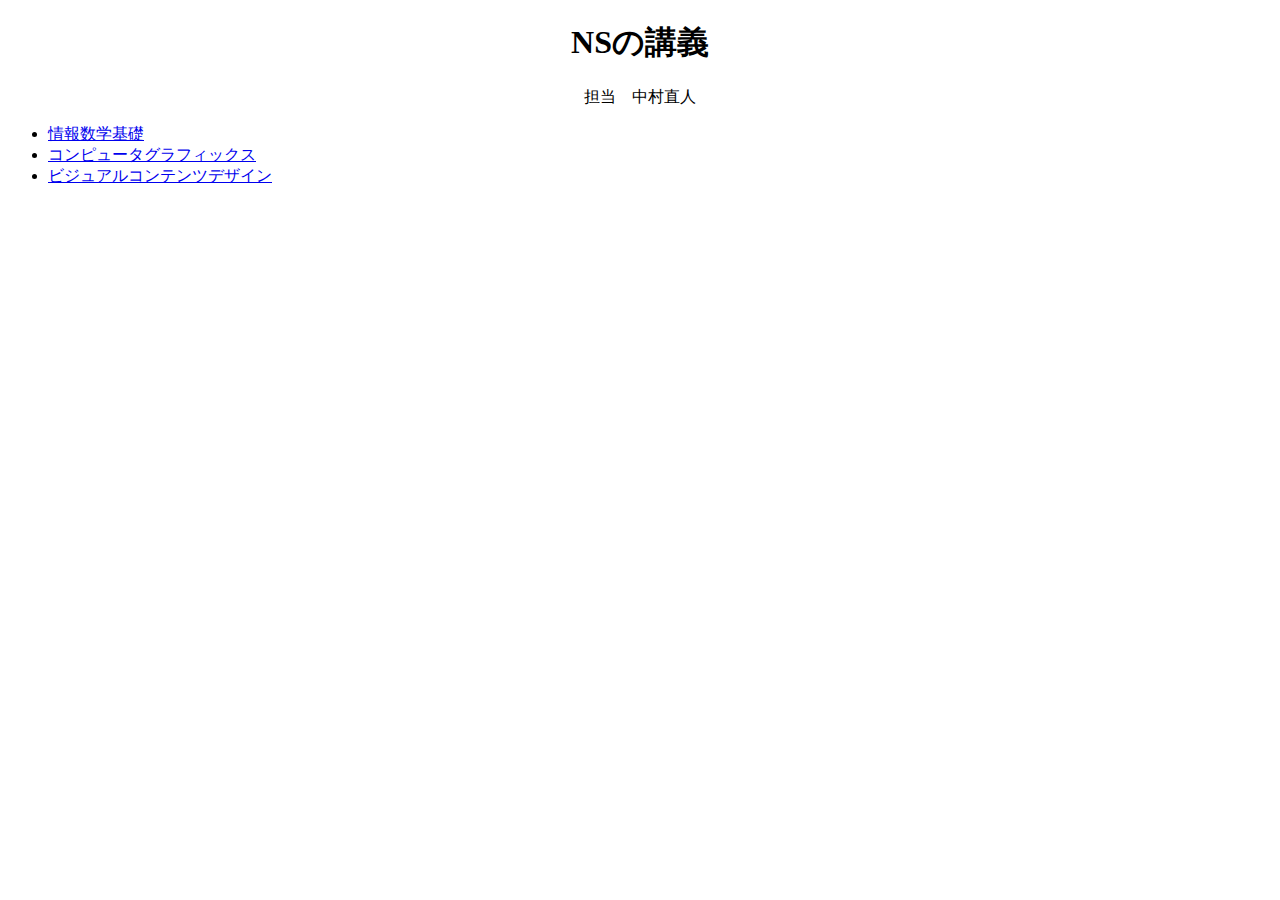
<file: index.html>
﻿<!doctype html>
<HTML>
   <HEAD>
      <meta charset="UTF-8">
      <TITLE>Webページの基礎</TITLE>
   </HEAD>
   <BODY>
	<center><h1>NSの講義</h1>
	<P>担当　中村直人</center>
<ul>
    <li><a href="lesson1-org2.html">情報数学基礎</a></li>
    <li><a href="lesson1-org3.html">コンピュータグラフィックス</a></li>
    <li><a href="lesson1-org1.html">ビジュアルコンテンツデザイン</a></li>
</ul>
   </BODY>
</HTML>
</file>
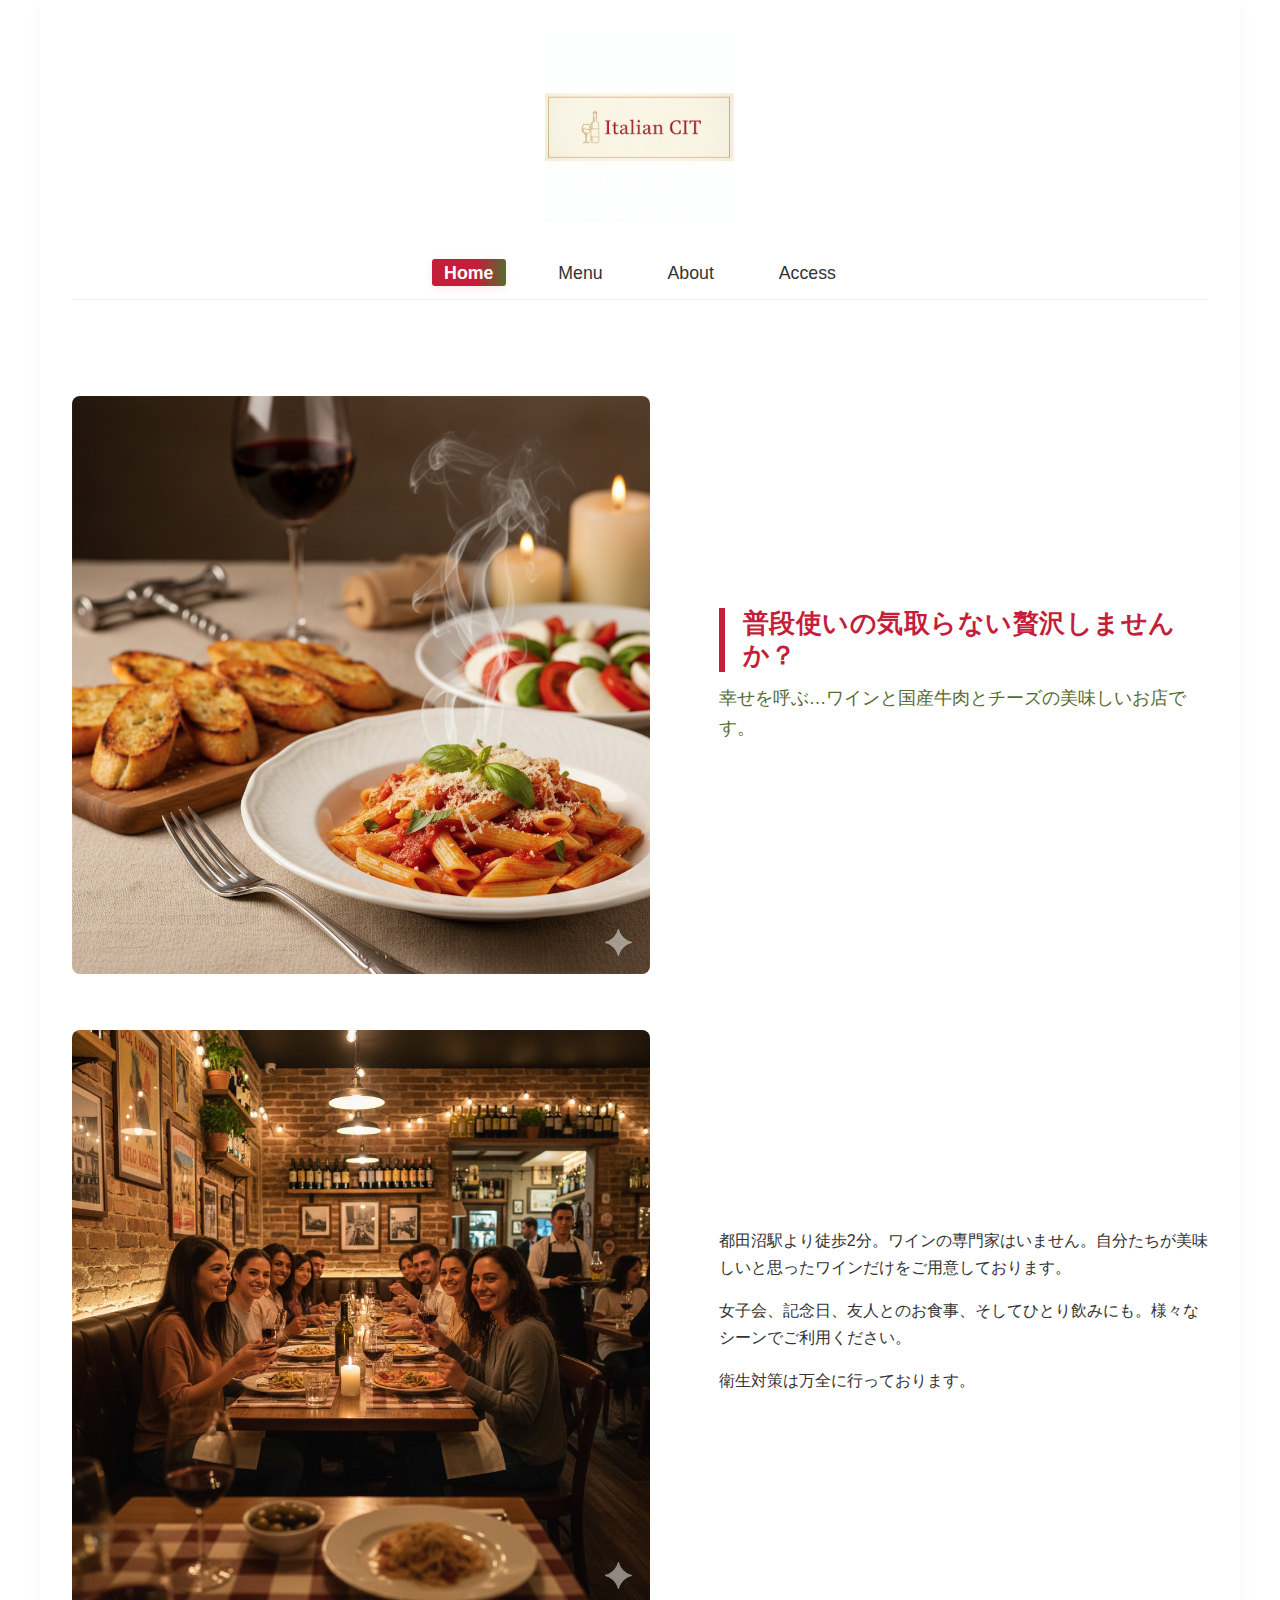
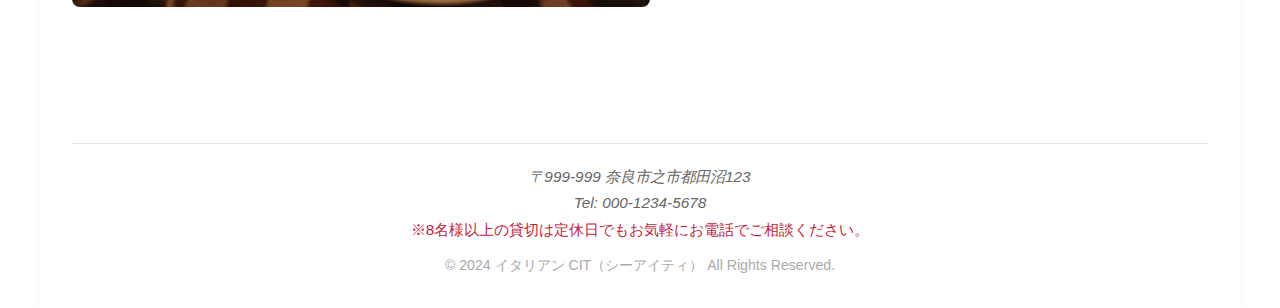
<file: CG-Restaurant/index.html>
<!DOCTYPE html>
<html lang="ja">
    <head>
        <meta charset="UTF-8">
        <meta name="viewport" content="width=device-width, initial-scale=1.0">
        <title>イタリアン CIT（シーアイティ）</title>
    </head>
    <body>
        <div class="grid-container">
            <header>
                <div class="logo-header">
                    <img src="Photo/logo.png" alt="Italian CIT Logo" class="logo-image">
                </div>
            </header>
            <nav>
                <ul class="nav-list">
                    <li><a href="index.html" class="active">Home</a></li>
                    <li><a href="menu.html">Menu</a></li>
                    <li><a href="about.html">About</a></li>
                    <li><a href="access.html">Access</a></li>
                </ul>
            </nav>
            <main>
                <section class="hero hero-grid">
                    <div class="hero-image-wrapper">
                        <img src="Photo/home1.png" alt="Main Visual" class="hero-image">
                    </div>
                    <div class="hero-text">
                        <h2 class="catchcopy">普段使いの気取らない贅沢しませんか？</h2>
                        <p class="subcopy">幸せを呼ぶ…ワインと国産牛肉とチーズの美味しいお店です。</p>
                    </div>
                </section>
                <section class="introduction">
                    <div class="introduction-grid">
                        <div class="intro-image-wrapper">
                            <img src="Photo/home2.png" alt="Interior of CIT" class="intro-image">
                        </div>
                        <div class="intro-text">
                            <p>都田沼駅より徒歩2分。ワインの専門家はいません。自分たちが美味しいと思ったワインだけをご用意しております。</p>
                            <p>女子会、記念日、友人とのお食事、そしてひとり飲みにも。様々なシーンでご利用ください。</p>
                            <p>衛生対策は万全に行っております。</p>
                        </div>
                    </div>
                </section>
            </main>
            <footer>
                <address>
                    〒999-999 奈良市之市都田沼123<br>
                    Tel: 000-1234-5678
                </address>
                <p class="footer-note">※8名様以上の貸切は定休日でもお気軽にお電話でご相談ください。</p>
                <p class="copyright">&copy; 2024 イタリアン CIT（シーアイティ） All Rights Reserved.</p>
            </footer>
        </div>
        <link rel="stylesheet" href="style.css">
    </body>
</file>
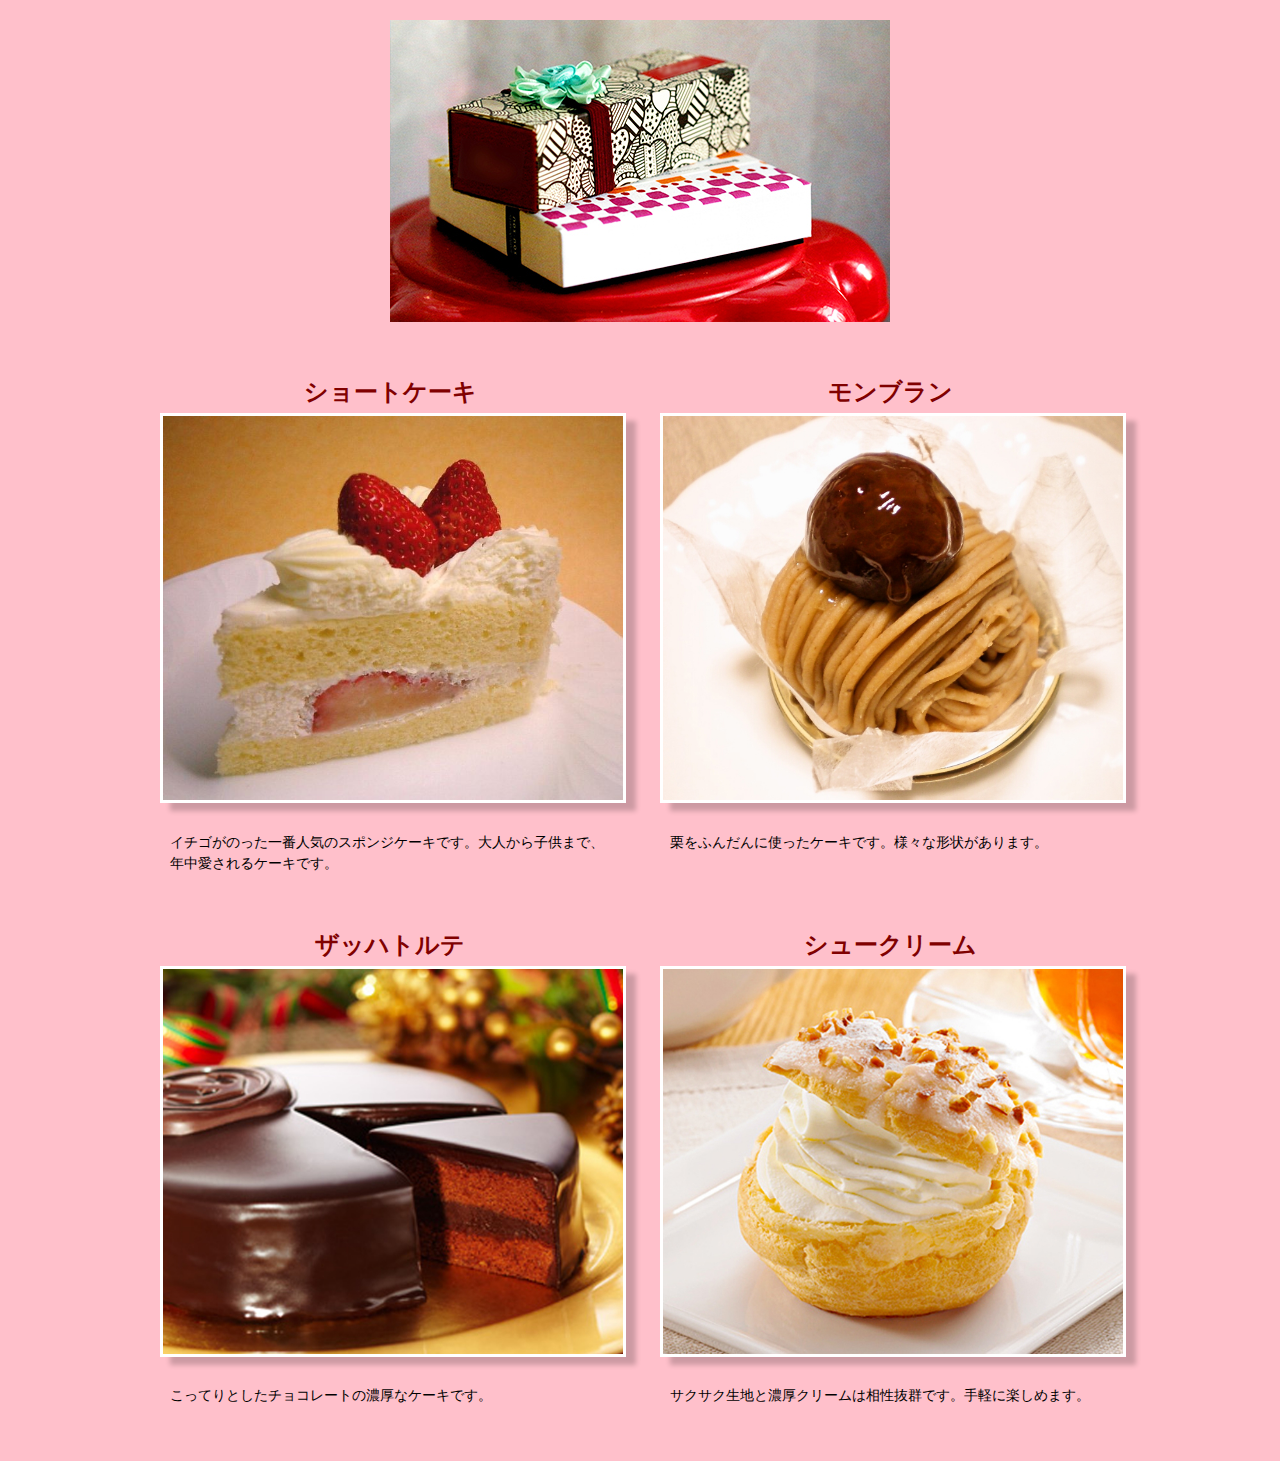
<file: CG_Cake/index.html>
<!DOCTYPE html>
<html lang="ja">
<head>
  <meta charset="UTF-8">
  <meta name="viewport" content="width=device-width, initial-scale=1.0">
  <title>Cake</title>
  <link rel="stylesheet" href="style.css">
</head>
<body>
  <main>
    <div class="shop">
      <img src="images/shop.jpg" alt="shopの画像">

    </div>

    <div class="cakes-container">
      <div class="cake-item">
        <h2>ショートケーキ</h2>
        <img src="images/cake01.jpg" alt="ショートケーキの画像">
        <p>イチゴがのった一番人気のスポンジケーキです。大人から子供まで、年中愛されるケーキです。</p>
      </div>

      <div class="cake-item">
        <h2>モンブラン</h2>
        <img src="images/cake02.jpg" alt="モンブランの画像">
        <p>栗をふんだんに使ったケーキです。様々な形状があります。</p>
      </div>

      <div class="cake-item">
        <h2>ザッハトルテ</h2>
        <img src="images/cake03.jpg" alt="ザッハトルテの画像">
        <p>こってりとしたチョコレートの濃厚なケーキです。</p>
      </div>

            <div class="cake-item">
                <h2>シュークリーム</h2>
                <img src="images/cake04.jpg" alt="シュークリームの画像">
                <p>サクサク生地と濃厚クリームは相性抜群です。手軽に楽しめます。</p>
            </div>

        </div>
    </main>
</body>
</html>
</file>
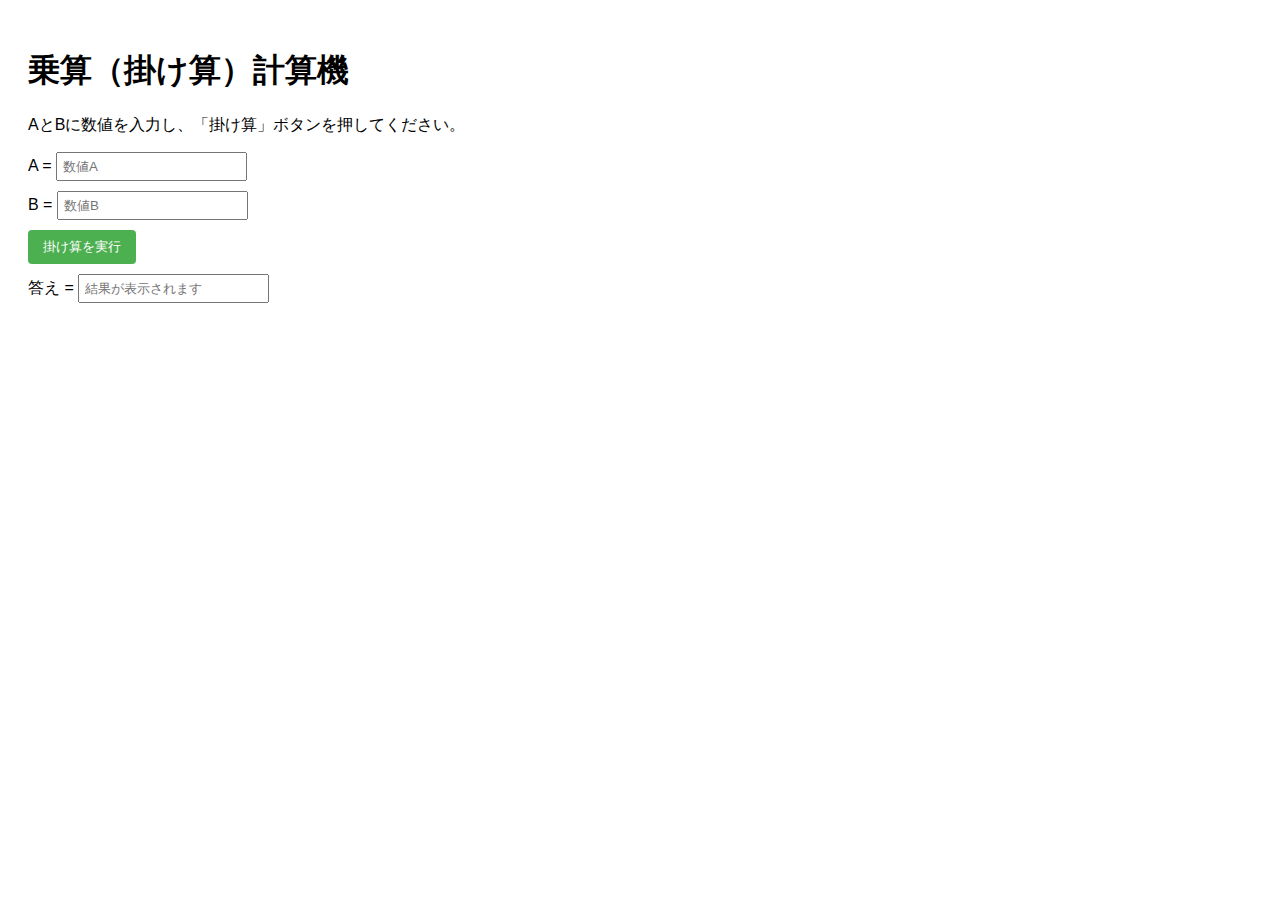
<file: CG_Calculation/index.html>
<!DOCTYPE html>
<html lang="ja">
<head>
    <meta charset="UTF-8">
    <meta name="viewport" content="width=device-width, initial-scale=1.0">
    <title>簡単な乗算電卓</title>
    
    <style>
        body {
            font-family: sans-serif;
            padding: 20px;
        }
        input[type="text"] {
            margin-bottom: 10px;
            padding: 5px;
        }
        input[type="button"] {
            padding: 8px 15px;
            margin-bottom: 10px;
            cursor: pointer;
            background-color: #4CAF50;
            color: white;
            border: none;
            border-radius: 4px;
        }
    </style>
    
    <script>
        /**
         * 2つの入力値を取得し、乗算（掛け算）の結果を表示する関数
         */
        function kakeru() {
            var ans;
            
            // 1. A, Bの入力フィールドから文字列の値を取得
            var v1 = document.getElementById("a").value;
            var v2 = document.getElementById("b").value;
            
            // 2. 文字列を数値に変換して乗算を実行
            // ※ Number() 関数で変換。もし数値でない場合はNaNになる
            ans = Number(v1) * Number(v2);
            
            // 3. 結果を「答え」フィールドに表示
            document.getElementById("kotae").value = ans;
        }
    </script>
</head>

<body>
    <h1>乗算（掛け算）計算機</h1>
    <p>AとBに数値を入力し、「掛け算」ボタンを押してください。</p>
    
    <form>
        A = <input type="text" id="a" placeholder="数値A"> <br>
        
        B = <input type="text" id="b" placeholder="数値B"> <br>
        
        <input type="button" onclick="kakeru()" value="掛け算を実行"> <br>
        
        答え = <input type="text" id="kotae" readonly placeholder="結果が表示されます">
    </form>
</body>
</html>
</file>
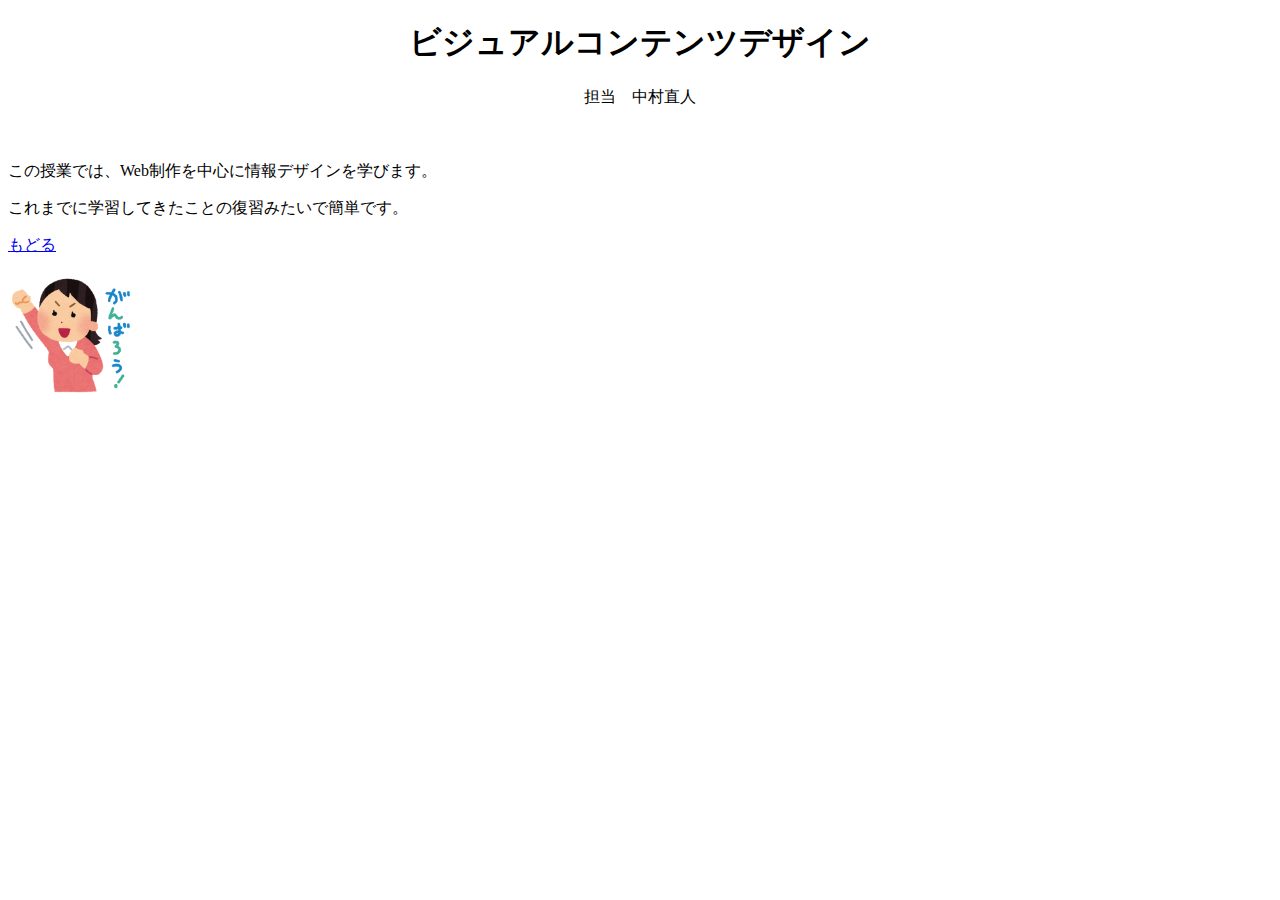
<file: lesson1-org1.html>
﻿<!doctype html>
<HTML>
   <HEAD>
      <meta charset="UTF-8">
      <TITLE>Webページの基礎</TITLE>
   </HEAD>
   <BODY>
	<center><h1>ビジュアルコンテンツデザイン</h1>
	<P>担当　中村直人</center>
　　　　<P>この授業では、Web制作を中心に情報デザインを学びます。</p>
<p>これまでに学習してきたことの復習みたいで簡単です。</p>
<p><a href="lesson1-top.html">もどる</a></p>
        <P><img src="ganba.png" width="128" height="128" alt="頑張ろう">
   </BODY>
</HTML>
</file>
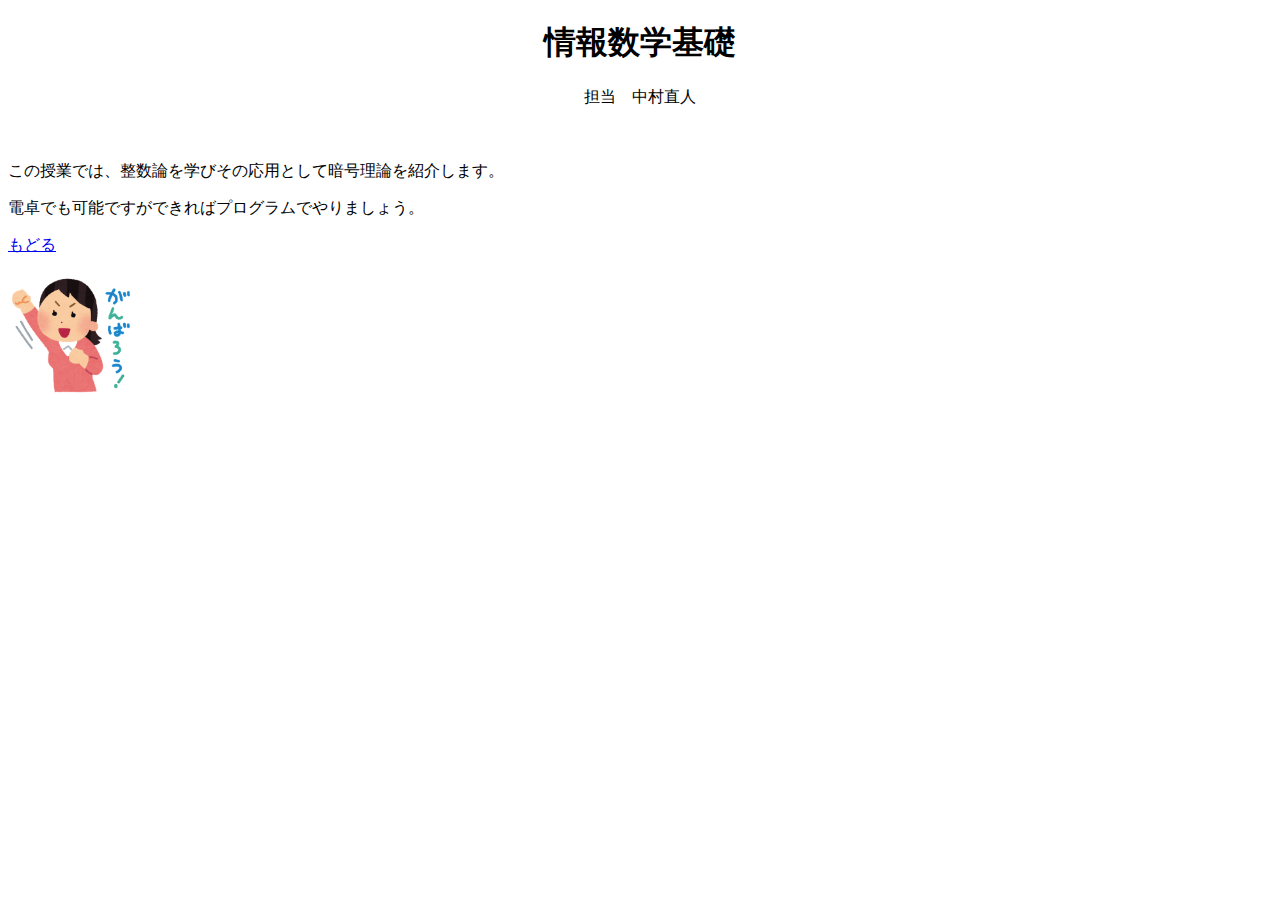
<file: lesson1-org2.html>
﻿<!doctype html>
<HTML>
   <HEAD>
      <meta charset="UTF-8">
      <TITLE>Webページの基礎</TITLE>
   </HEAD>
   <BODY>
	<center><h1>情報数学基礎</h1>
	<P>担当　中村直人</center>
　　　　<P>この授業では、整数論を学びその応用として暗号理論を紹介します。</p>
<p>電卓でも可能ですができればプログラムでやりましょう。</p>
<p><a href="lesson1-top.html">もどる</a></p>
        <P><img src="ganba.png" width="128" height="128" alt="頑張ろう">
   </BODY>
</HTML>
</file>
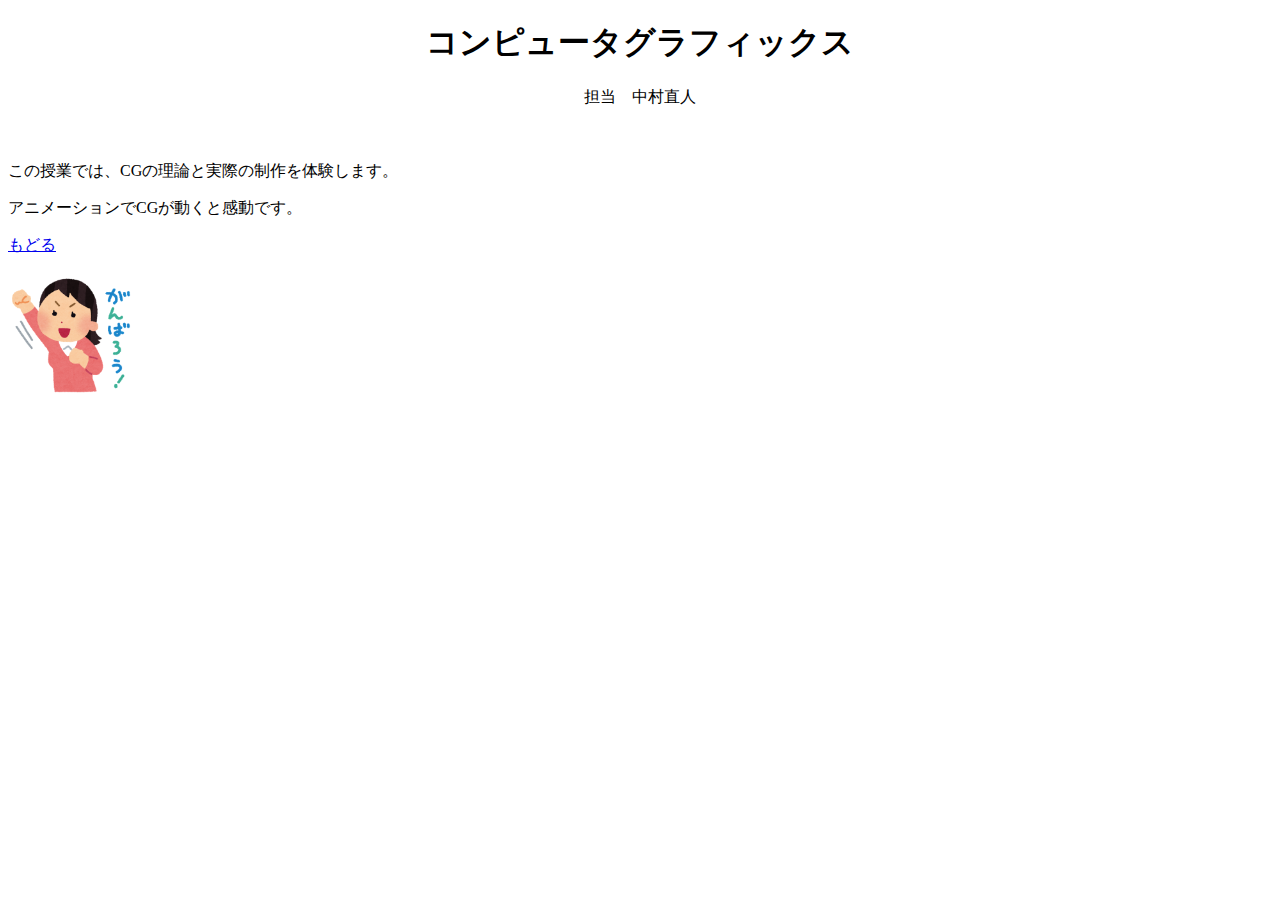
<file: lesson1-org3.html>
﻿<!doctype html>
<HTML>
   <HEAD>
      <meta charset="UTF-8">
      <TITLE>Webページの基礎</TITLE>
   </HEAD>
   <BODY>
	<center><h1>コンピュータグラフィックス</h1>
	<P>担当　中村直人</center>
　　　　<P>この授業では、CGの理論と実際の制作を体験します。</p>
<p>アニメーションでCGが動くと感動です。</p>
<p><a href="lesson1-top.html">もどる</a></p>
        <P><img src="ganba.png" width="128" height="128" alt="頑張ろう">
   </BODY>
</HTML>
</file>
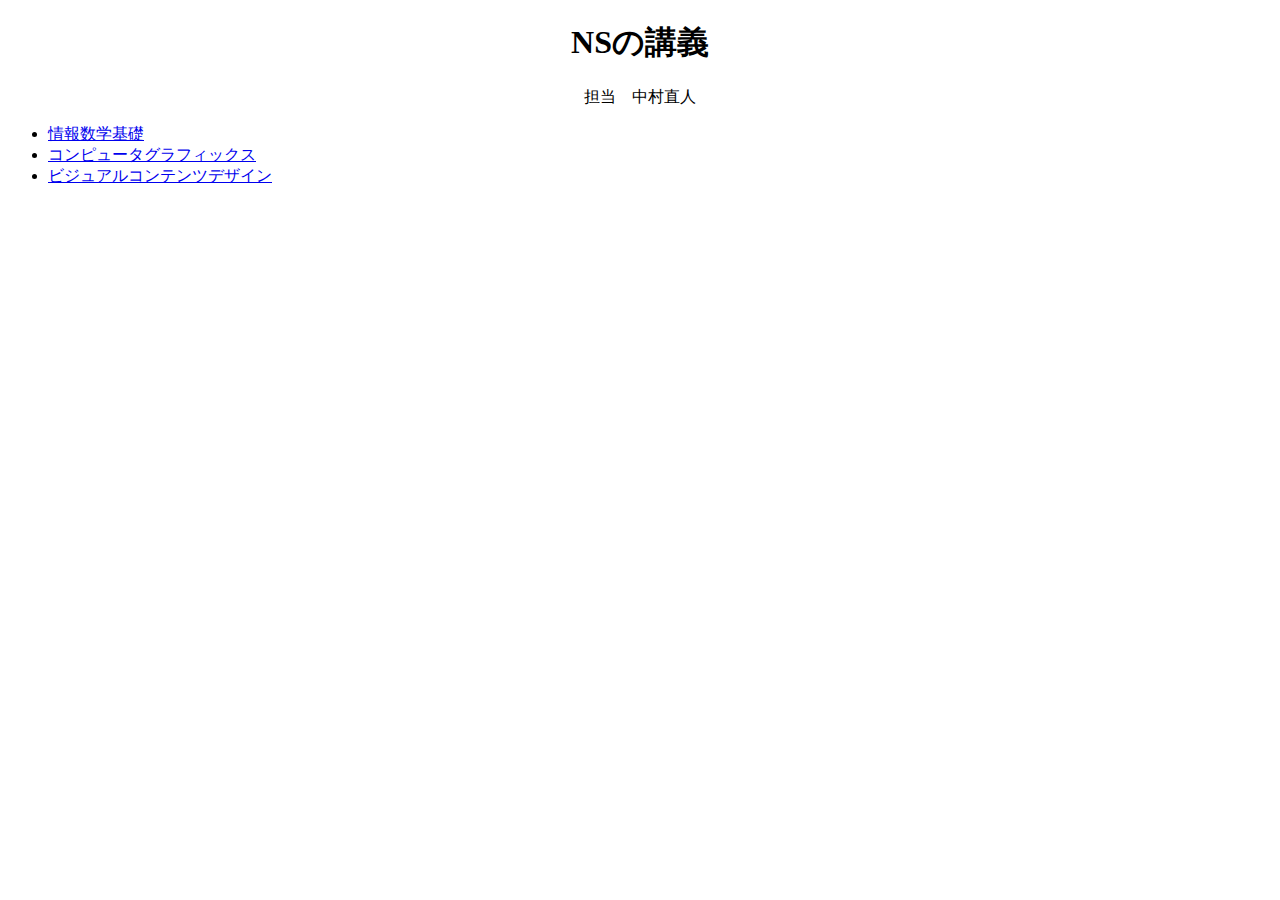
<file: lesson1-top.html>
﻿<!doctype html>
<HTML>
   <HEAD>
      <meta charset="UTF-8">
      <TITLE>Webページの基礎</TITLE>
   </HEAD>
   <BODY>
	<center><h1>NSの講義</h1>
	<P>担当　中村直人</center>
<ul>
    <li><a href="lesson1-org2.html">情報数学基礎</a></li>
    <li><a href="lesson1-org3.html">コンピュータグラフィックス</a></li>
    <li><a href="lesson1-org1.html">ビジュアルコンテンツデザイン</a></li>
</ul>
   </BODY>
</HTML>
</file>
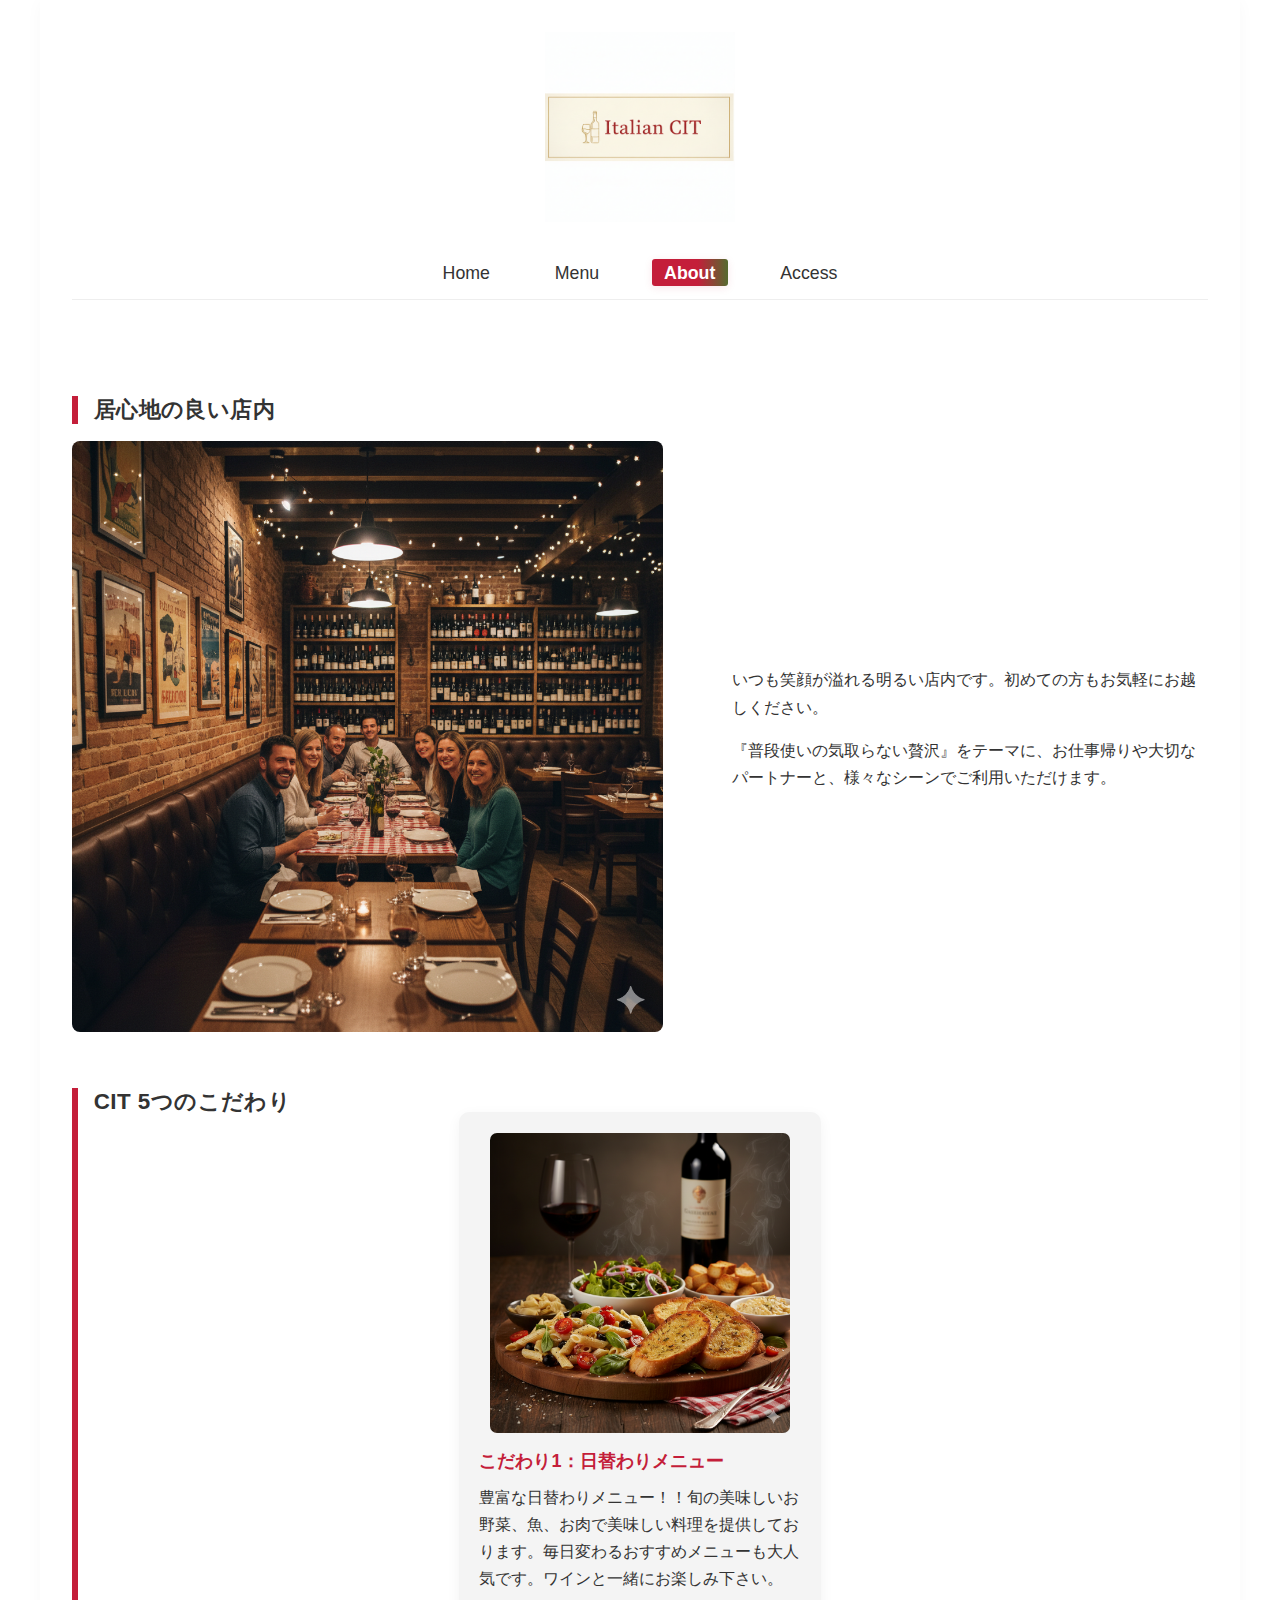
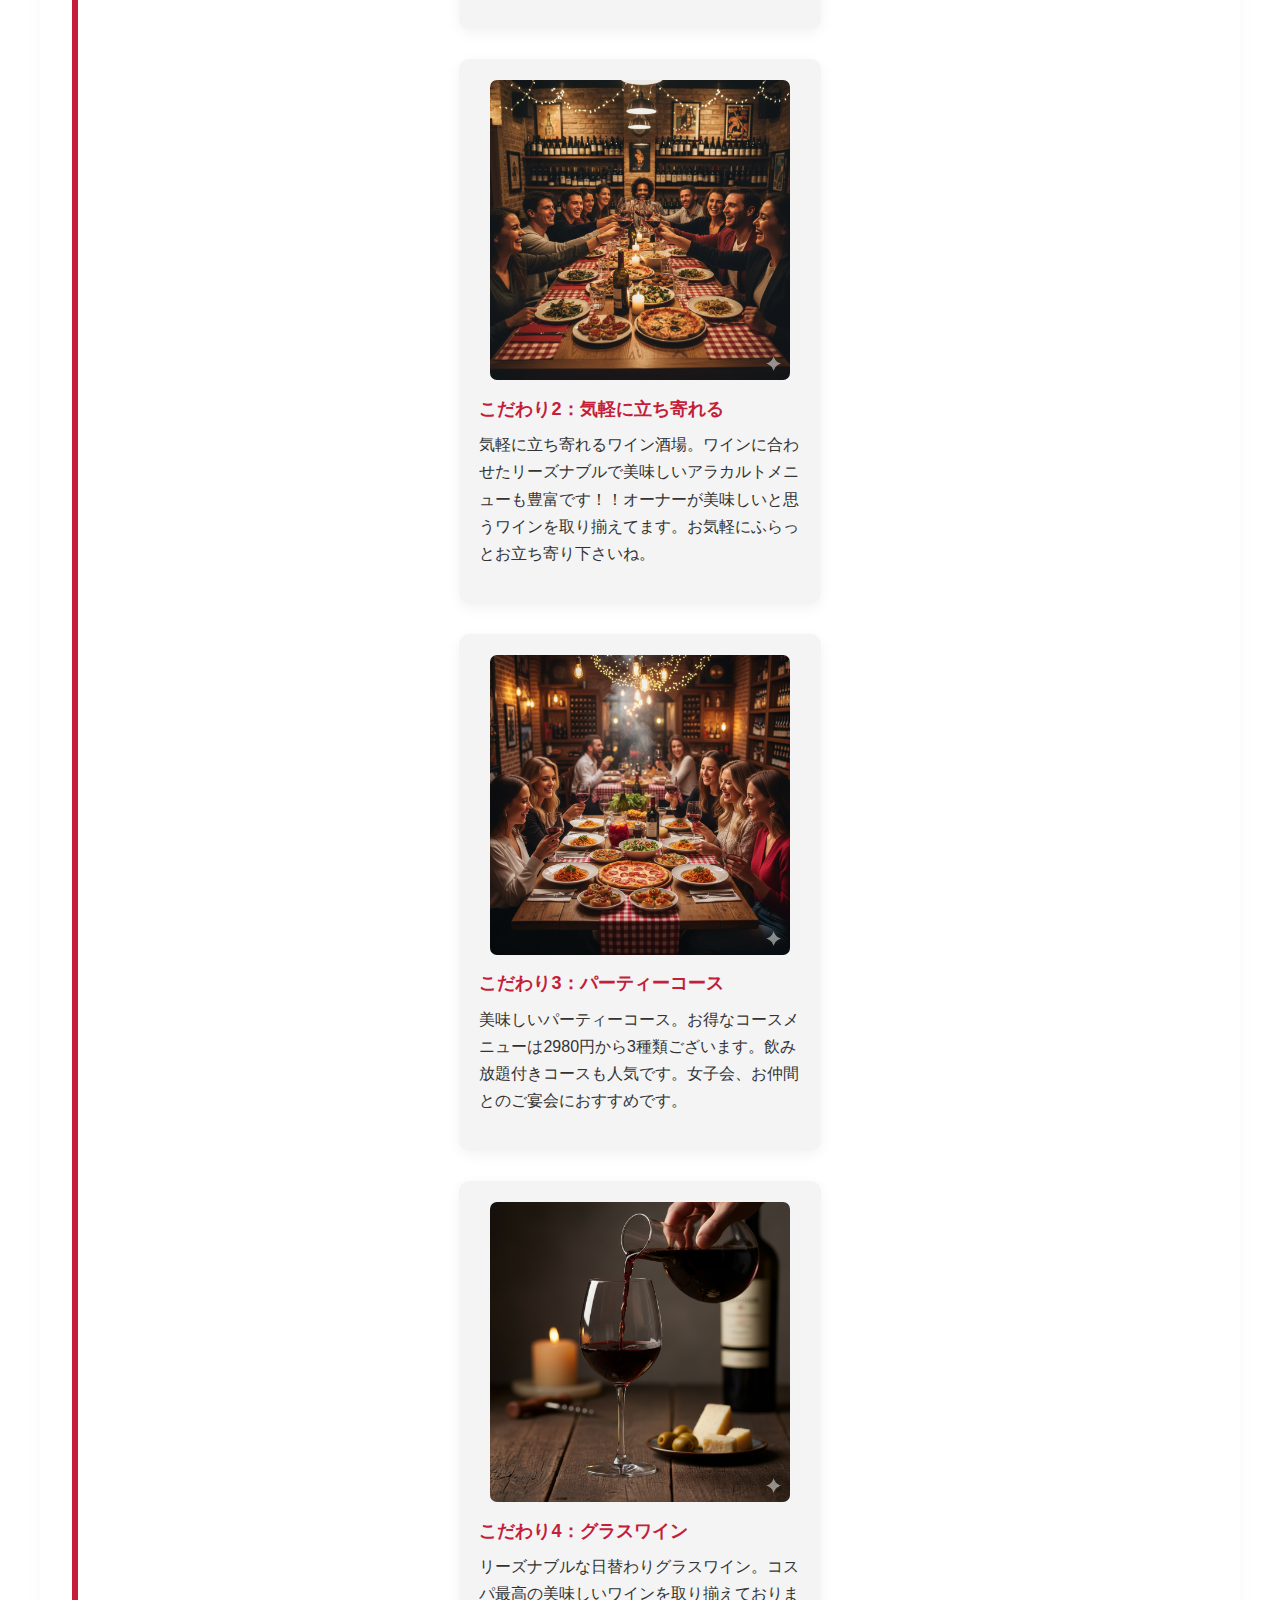
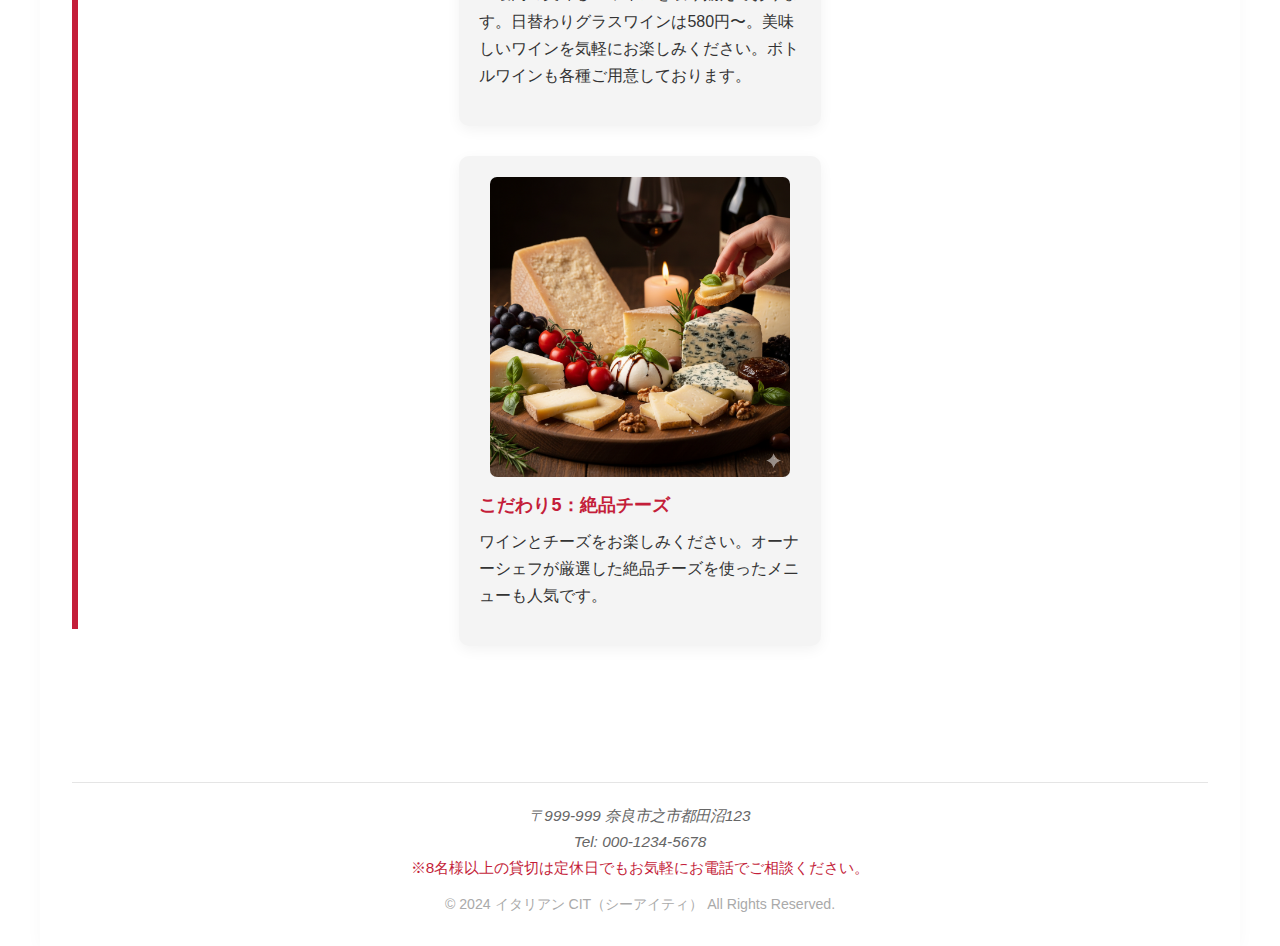
<file: CG-Restaurant/about.html>
<!DOCTYPE html>
<html lang="ja">
    <head>
        <meta charset="UTF-8">
        <meta name="viewport" content="width=device-width, initial-scale=1.0">
        <title>About | イタリアン CIT（シーアイティ）</title>
    </head>
    <body>
        <div class="grid-container">
            <header>
                <div class="logo-header">
                    <img src="Photo/logo.png" alt="Italian CIT Logo" class="logo-image">
                </div>
            </header>
            <nav>
                <ul class="nav-list">
                    <li><a href="index.html">Home</a></li>
                    <li><a href="menu.html">Menu</a></li>
                    <li><a href="about.html" class="active">About</a></li>
                    <li><a href="access.html">Access</a></li>
                </ul>
            </nav>
            <main>
                <section class="atmosphere">
                    <h2>居心地の良い店内</h2>
                    <div class="atmosphere-content">
                        <div class="atmosphere-image-wrapper">
                            <img src="Photo/about1.png" alt="Restaurant Interior" class="atmosphere-image">
                        </div>
                        <div class="atmosphere-text">
                            <p>いつも笑顔が溢れる明るい店内です。初めての方もお気軽にお越しください。</p>
                            <p>『普段使いの気取らない贅沢』をテーマに、お仕事帰りや大切なパートナーと、様々なシーンでご利用いただけます。</p>
                        </div>
                    </div>
                </section>
                <section class="commitments">
                    <h2>CIT 5つのこだわり</h2>
                    <div class="kodawari-grid">
                        <div class="kodawari-item">
                            <div class="kodawari-image-wrapper">
                                <img src="Photo/about2.png" alt="日替わりメニュー" class="kodawari-image">
                            </div>
                            <div class="kodawari-text">
                                <h3>こだわり1：日替わりメニュー</h3>
                                <p>豊富な日替わりメニュー！！旬の美味しいお野菜、魚、お肉で美味しい料理を提供しております。毎日変わるおすすめメニューも大人気です。ワインと一緒にお楽しみ下さい。</p>
                            </div>
                        </div>
                        <div class="kodawari-item">
                            <div class="kodawari-image-wrapper">
                                <img src="Photo/about3.png" alt="気軽に立ち寄れる" class="kodawari-image">
                            </div>
                            <div class="kodawari-text">
                                <h3>こだわり2：気軽に立ち寄れる</h3>
                                <p>気軽に立ち寄れるワイン酒場。ワインに合わせたリーズナブルで美味しいアラカルトメニューも豊富です！！オーナーが美味しいと思うワインを取り揃えてます。お気軽にふらっとお立ち寄り下さいね。</p>
                            </div>
                        </div>
                        <div class="kodawari-item">
                            <div class="kodawari-image-wrapper">
                                <img src="Photo/about4.png" alt="パーティーコース" class="kodawari-image">
                            </div>
                            <div class="kodawari-text">
                                <h3>こだわり3：パーティーコース</h3>
                                <p>美味しいパーティーコース。お得なコースメニューは2980円から3種類ございます。飲み放題付きコースも人気です。女子会、お仲間とのご宴会におすすめです。</p>
                            </div>
                        </div>
                        <div class="kodawari-item">
                            <div class="kodawari-image-wrapper">
                                <img src="Photo/wine.png" alt="グラスワイン" class="kodawari-image">
                            </div>
                            <div class="kodawari-text">
                                <h3>こだわり4：グラスワイン</h3>
                                <p>リーズナブルな日替わりグラスワイン。コスパ最高の美味しいワインを取り揃えております。日替わりグラスワインは580円〜。美味しいワインを気軽にお楽しみください。ボトルワインも各種ご用意しております。</p>
                            </div>
                        </div>
                        <div class="kodawari-item">
                            <div class="kodawari-image-wrapper">
                                <img src="Photo/cheese.png" alt="絶品チーズ" class="kodawari-image">
                            </div>
                            <div class="kodawari-text">
                                <h3>こだわり5：絶品チーズ</h3>
                                <p>ワインとチーズをお楽しみください。オーナーシェフが厳選した絶品チーズを使ったメニューも人気です。</p>
                            </div>
                        </div>
                    </div>
                </section>
            </main>
            <footer>
                <address>
                    〒999-999 奈良市之市都田沼123<br>
                    Tel: 000-1234-5678
                </address>
                <p class="footer-note">※8名様以上の貸切は定休日でもお気軽にお電話でご相談ください。</p>
                <p class="copyright">&copy; 2024 イタリアン CIT（シーアイティ） All Rights Reserved.</p>
            </footer>
        </div>
        <link rel="stylesheet" href="style.css">
    </body>
</html>
</file>
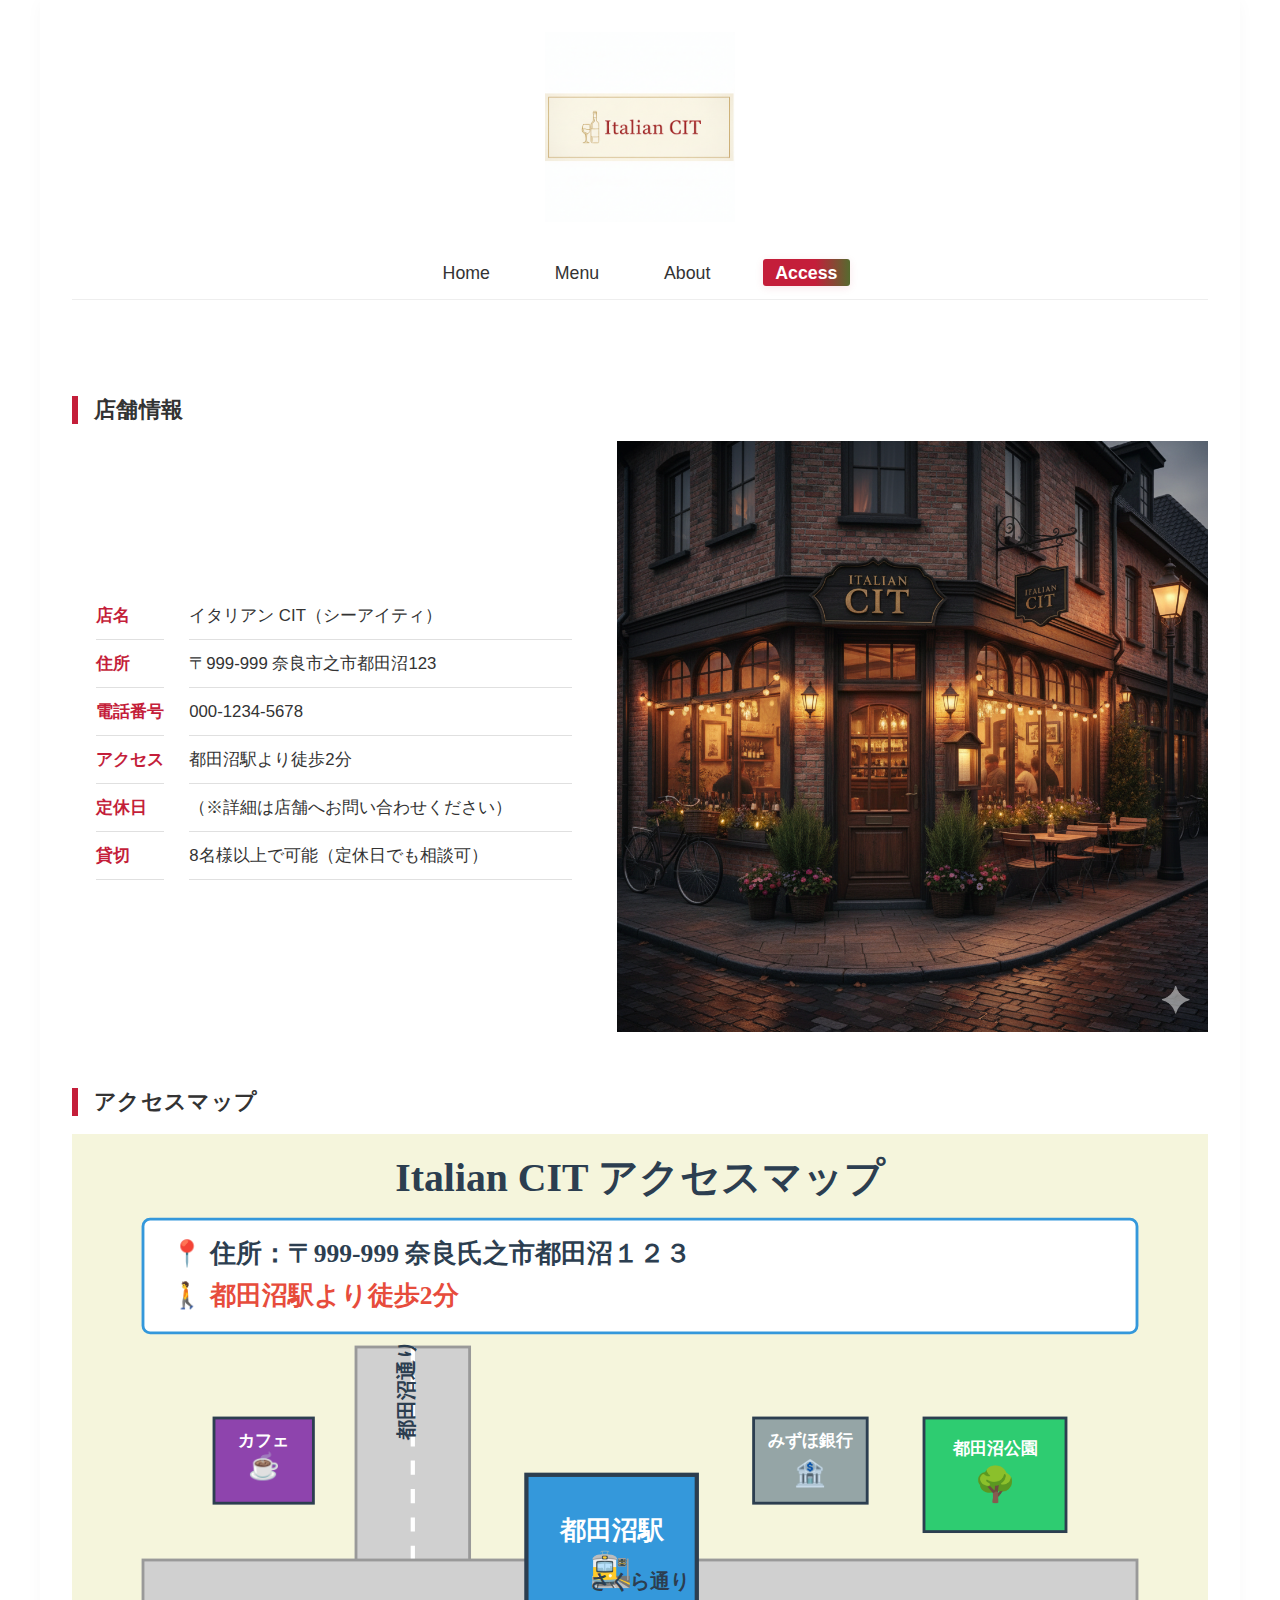
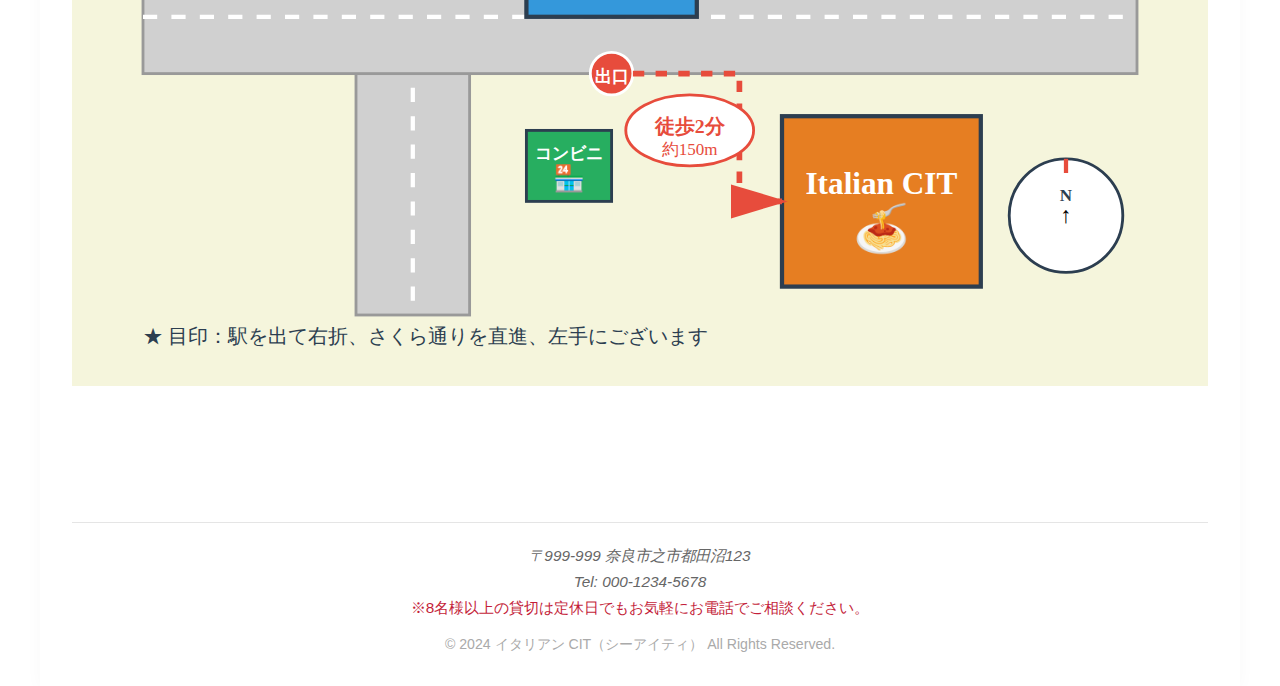
<file: CG-Restaurant/access.html>
<!DOCTYPE html>
<html lang="ja">
    <head>
        <meta charset="UTF-8">
        <meta name="viewport" content="width=device-width, initial-scale=1.0">
        <title>Access | イタリアン CIT（シーアイティ）</title>
    </head>
    <body>
        <div class="grid-container">
            <header>
                <div class="logo-header">
                    <img src="Photo/logo.png" alt="Italian CIT Logo" class="logo-image">
                </div>
            </header>
            <nav>
                <ul class="nav-list">
                    <li><a href="index.html">Home</a></li>
                    <li><a href="menu.html">Menu</a></li>
                    <li><a href="about.html">About</a></li>
                    <li><a href="access.html" class="active">Access</a></li>
                </ul>
            </nav>
            <main>
                <section class="store-info">
                    <h2>店舗情報</h2>
                    <div class="store-info-grid">
                        <div class="store-info-details">
                            <dl>
                                <dt>店名</dt>
                                <dd>イタリアン CIT（シーアイティ）</dd>
                                <dt>住所</dt>
                                <dd>〒999-999 奈良市之市都田沼123</dd>
                                <dt>電話番号</dt>
                                <dd>000-1234-5678</dd>
                                <dt>アクセス</dt>
                                <dd>都田沼駅より徒歩2分</dd>
                                <dt>定休日</dt>
                                <dd>（※詳細は店舗へお問い合わせください）</dd>
                                <dt>貸切</dt>
                                <dd>8名様以上で可能（定休日でも相談可）</dd>
                            </dl>
                        </div>
                        <div class="store-info-image">
                            <img src="Photo/access1.png" alt="Exterior of CIT">
                        </div>
                    </div>
                </section>
                <section class="access-map">
                    <h2>アクセスマップ</h2>
                    <img src="Photo/restaurant-access-map.svg" alt="Map Location" class="map-image">
                </section>
            </main>
            <footer>
                <address>
                    〒999-999 奈良市之市都田沼123<br>
                    Tel: 000-1234-5678
                </address>
                <p class="footer-note">※8名様以上の貸切は定休日でもお気軽にお電話でご相談ください。</p>
                <p class="copyright">&copy; 2024 イタリアン CIT（シーアイティ） All Rights Reserved.</p>
            </footer>
        </div>
        <link rel="stylesheet" href="style.css">
    </body>
</html>
</file>
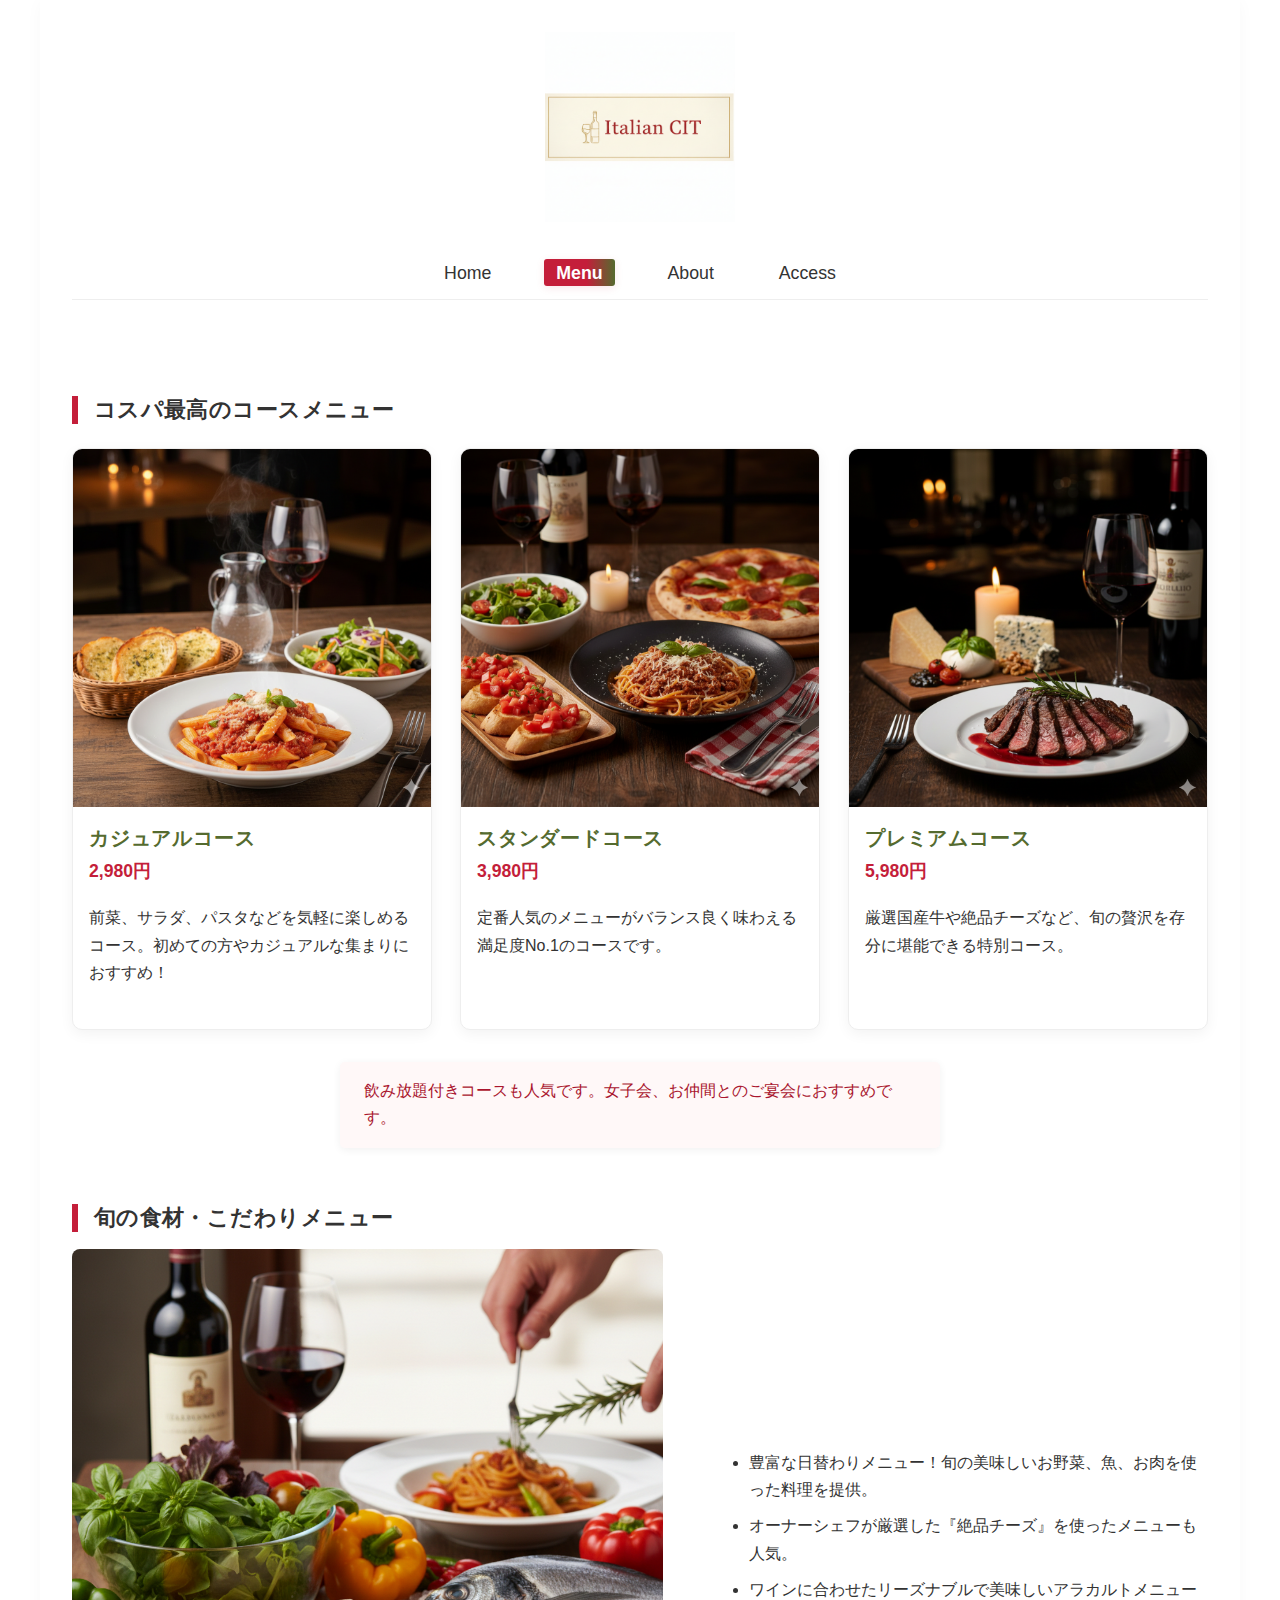
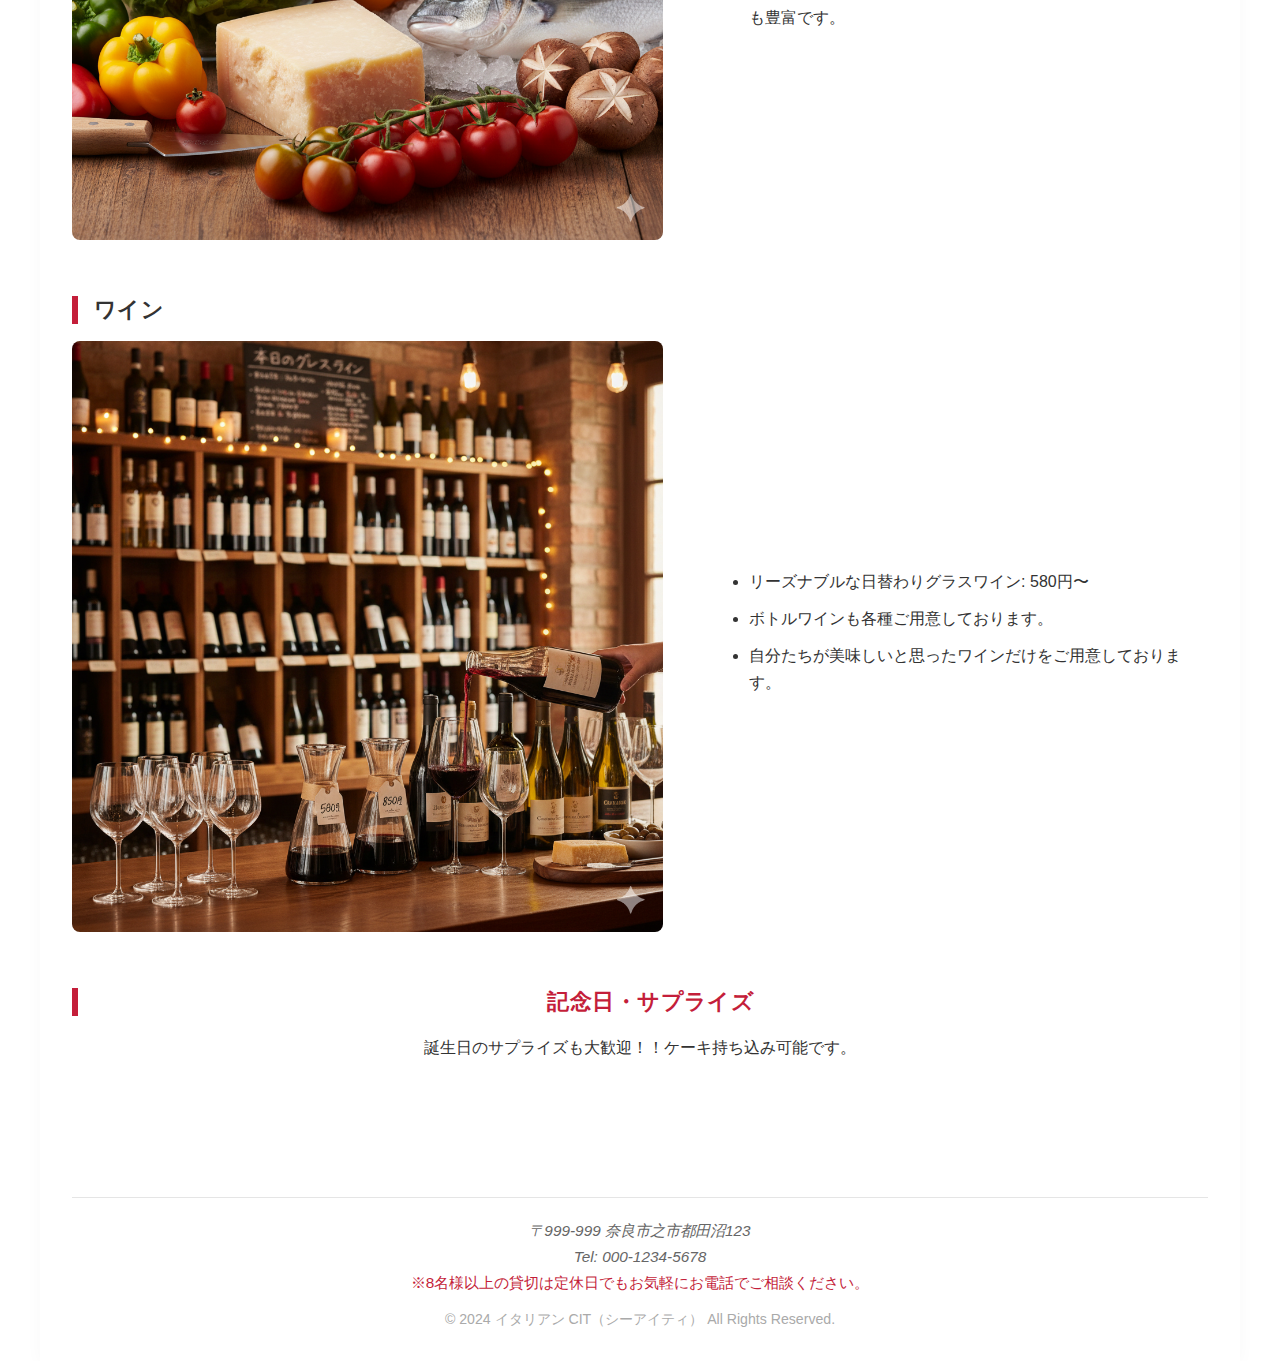
<file: CG-Restaurant/menu.html>
<!DOCTYPE html>
<html lang="ja">
    <head>
        <meta charset="UTF-8">
        <meta name="viewport" content="width=device-width, initial-scale=1.0">
        <title>メニュー | イタリアン CIT（シーアイティ）</title>
    </head>
    <body>
        <div class="grid-container">
            <header>
                <div class="logo-header">
                    <img src="Photo/logo.png" alt="Italian CIT Logo" class="logo-image">
                </div>
            </header>
            <nav>
                <ul class="nav-list">
                    <li><a href="index.html">Home</a></li>
                    <li><a href="menu.html" class="active">Menu</a></li>
                    <li><a href="about.html">About</a></li>
                    <li><a href="access.html">Access</a></li>
                </ul>
            </nav>
            <main>
                <section class="course-menu" style="position: relative; z-index: 1;">
                    <h2>コスパ最高のコースメニュー</h2>
                    <div class="course-grid">
                        <div class="course-card">
                            <img src="Photo/menu.png" alt="カジュアルコース" class="course-image">
                            <div class="course-content">
                                <h3 class="course-title">カジュアルコース</h3>
                                <p class="course-price"><strong>2,980円</strong></p>
                                <p class="course-desc">
                                    前菜、サラダ、パスタなどを気軽に楽しめるコース。初めての方やカジュアルな集まりにおすすめ！
                                </p>
                            </div>
                        </div>
                        <div class="course-card">
                            <img src="Photo/menu2.png" alt="スタンダードコース" class="course-image">
                            <div class="course-content">
                                <h3 class="course-title">スタンダードコース</h3>
                                <p class="course-price"><strong>3,980円</strong></p>
                                <p class="course-desc">
                                    定番人気のメニューがバランス良く味わえる満足度No.1のコースです。
                                </p>
                            </div>
                        </div>
                        <div class="course-card">
                            <img src="Photo/menu3.png" alt="プレミアムコース" class="course-image">
                            <div class="course-content">
                                <h3 class="course-title">プレミアムコース</h3>
                                <p class="course-price"><strong>5,980円</strong></p>
                                <p class="course-desc">
                                    厳選国産牛や絶品チーズなど、旬の贅沢を存分に堪能できる特別コース。
                                </p>
                            </div>
                        </div>
                    </div>
                    <p class="note">飲み放題付きコースも人気です。女子会、お仲間とのご宴会におすすめです。</p>
                </section>

                <section class="ingredients">
                    <h2>旬の食材・こだわりメニュー</h2>
                    <div class="ingredients-container">
                        <div class="ingredients-image-wrapper">
                            <img src="Photo/menu4.png" alt="旬の食材" class="ingredients-image">
                        </div>
                        <div class="ingredients-text">
                            <ul>
                                <li>豊富な日替わりメニュー！旬の美味しいお野菜、魚、お肉を使った料理を提供。</li>
                                <li>オーナーシェフが厳選した『絶品チーズ』を使ったメニューも人気。</li>
                                <li>ワインに合わせたリーズナブルで美味しいアラカルトメニューも豊富です。</li>
                            </ul>
                        </div>
                    </div>
                </section>

                <section class="drink">
                    <h2>ワイン</h2>
                    <div class="wine-container">
                        <div class="wine-image-wrapper">
                            <img src="Photo/wine_selection.png" alt="ワインセレクション" class="wine-image">
                        </div>
                        <div class="wine-text">
                            <ul>
                                <li>リーズナブルな日替わりグラスワイン: 580円〜</li>
                                <li>ボトルワインも各種ご用意しております。</li>
                                <li>自分たちが美味しいと思ったワインだけをご用意しております。</li>
                            </ul>
                        </div>
                    </div>
                </section>

                <section class="surprise">
                    <h2>記念日・サプライズ</h2>
                    <p>誕生日のサプライズも大歓迎！！ケーキ持ち込み可能です。</p>
                </section>
            </main>
            <footer>
                <address>
                    〒999-999 奈良市之市都田沼123<br>
                    Tel: 000-1234-5678
                </address>
                <p class="footer-note">※8名様以上の貸切は定休日でもお気軽にお電話でご相談ください。</p>
                <p class="copyright">&copy; 2024 イタリアン CIT（シーアイティ） All Rights Reserved.</p>
            </footer>
        </div>
        <link rel="stylesheet" href="style.css">
    </body>
  </html>
</file>
<file: CG-Restaurant/style.css>
@charset "UTF-8";

/* :::: VARIABLES :::: */
:root {
  --text: #333; --text-sub: #666;
  --main: #c41e3a; /* Red */
  --sec: #556b2f;  /* Green */
  --bg: #fff; --bg-gray: #f4f4f4;
  --bd: #eee; --bd-dark: #e5e5e5;
  --font: 'Noto Sans JP', Helvetica, Arial, sans-serif;
  --sh-sm: 0 2px 8px rgba(0,0,0,0.06);
  --sh-md: 0 4px 14px rgba(0,0,0,0.05);
}

/* :::: BASE & RESET :::: */
html { box-sizing: border-box; font-size: 16px; scroll-behavior: smooth; }
*, *::before, *::after { box-sizing: inherit; margin: 0; padding: 0; }
body { font-family: var(--font); color: var(--text); background: var(--bg); line-height: 1.7; min-height: 100vh; }
img { max-width: 100%; height: auto; display: block; object-fit: cover; user-select: none; }
ul { list-style: none; }
a { color: inherit; text-decoration: none; transition: .2s; }
button, input, textarea { font: inherit; background: 0 0; border: 0; outline: 0; }
hr { border: 0; border-top: 1px solid var(--bd); margin: 2rem 0; }
:focus-visible { outline: 2px solid var(--main); outline-offset: 2px; }

/* :::: TYPOGRAPHY :::: */
h1, h2, h3, h4, h5, h6 { font-weight: 700; margin-bottom: .7em; line-height: 1.25; }
h2 { font-size: 1.4rem; border-left: 6px solid var(--main); padding-left: .7em; margin-bottom: 1.1rem; letter-spacing: .02em; }
h3 { font-size: 1.13rem; color: var(--sec); margin-bottom: .6em; }
p { margin-bottom: 1em; }

.site-title { font-size: 2.1rem; margin: 2rem 0 .5rem; letter-spacing: .03em; }
.catchcopy { font-size: 1.6rem; color: var(--main); margin-bottom: .8rem; }
.subcopy { font-size: 1.1rem; color: var(--sec); }
.accent, .course-price strong { color: var(--main); }

/* :::: LAYOUT :::: */
.grid-container {
  display: grid; grid-template-areas: "header" "nav" "main" "footer"; grid-template-rows: auto auto 1fr auto;
  min-height: 100vh; max-width: 1000px; margin: 0 auto; padding: 0 1rem;
  background: var(--bg); box-shadow: 0 2px 16px rgba(0,0,0,.03);
}
header { grid-area: header; padding: 2rem 0 1rem; text-align: center; }
nav { grid-area: nav; }
main { grid-area: main; padding: 2.5rem 0; }
footer { grid-area: footer; margin-top: 2.5rem; padding: 1.3em 0 1rem; text-align: center; border-top: 1px solid var(--bd-dark); color: var(--text-sub); font-size: .96em; }

.logo-image { width: 190px; max-width: 90vw; display: inline-block; }
.bg-secondary { background: var(--bg-gray); }
section { margin: 2.5rem 0; }

/* :::: NAVIGATION :::: */
.nav-list { display: flex; justify-content: center; gap: 2.5rem; padding: .7rem 0; font-size: 1.11rem; border-bottom: 1px solid var(--bd); }
.nav-list a { padding: .2em .7em; border-radius: 3px; font-weight: 500; }
.nav-list a.active, .nav-list a:hover { color: #fff; background: linear-gradient(90deg, var(--main) 60%, var(--sec) 100%); font-weight: 700; box-shadow: 0 2px 8px rgba(196,30,58,.1); }

/* :::: COMMON COMPONENT: VISUAL & TEXT ROW :::: */
/* Selectors grouped by function */
.hero-grid, .introduction-grid, .ingredients-container, .wine-container, .atmosphere-content, .store-info-grid {
  display: flex; flex-direction: column; gap: 1.5rem;
}
.hero-image, .intro-image, .ingredients-image, .wine-image, .atmosphere-image {
  width: 100%; min-height: 180px; border-radius: 8px; background: var(--bg-gray);
}
/* List Styles */
section li { padding: .7em 1em; border-bottom: 1px solid var(--bd); background: #fafafa; border-radius: 5px; margin-bottom: .5em; }
.ingredients-text li, .wine-text li { list-style: disc; background: 0 0; border: 0; padding: 0; margin-bottom: .6em; margin-left: 1.1em; }

/* :::: CARDS (Course, Kodawari, Commitments) :::: */
.course-grid, .kodawari-grid, .commitments {
  display: grid; gap: 1.5rem; margin-top: 1.5rem; grid-template-columns: 1fr; position: relative; z-index: 2;
}
.course-card, .kodawari-item, .commitment {
  background: var(--bg); border-radius: 10px; overflow: hidden; box-shadow: var(--sh-md); transition: .2s; display: flex; flex-direction: column;
}
.course-card:hover, .kodawari-item:hover { box-shadow: 0 6px 24px rgba(196,30,58,.2); }

/* Card Specifics */
.course-card { border: 1px solid var(--bd); }
.course-image { width: 100%; min-height: 160px; background: var(--bg-gray); }
.course-content { padding: 1.2rem 1rem 1.7rem; }
.course-title { font-size: 1.25rem; margin-bottom: .3em; letter-spacing: .04em; }
.course-price { font-size: 1.1rem; color: var(--main); font-weight: 700; }

.kodawari-item { background: var(--bg-gray); padding: 1.3rem; min-height: 320px; }
.kodawari-image { width: 100%; max-width: 300px; margin: 0 auto 1.1rem; border-radius: 7px; }
.kodawari-text h3 { color: var(--main); }

.commitment { border: 1px solid var(--bd-dark); padding: 1.3em 1.2em; }
.commitment h3 { font-size: 1.01rem; color: var(--main); }

/* :::: TABLES & ACCESS :::: */
.store-info dl, .store-info-details dl { display: grid; grid-template-columns: max-content 1fr; gap: .1em 1.5em; font-size: 1.05rem; }
.store-info dt, .store-info-details dt { font-weight: 700; padding: .5em 0; border-bottom: 1px solid #e0e0e0; color: var(--sec); }
.store-info-details dt { color: var(--main); }
.store-info dd, .store-info-details dd { padding: .5em 0; border-bottom: 1px solid #e0e0e0; }
.map-placeholder { background: #eee; color: #999; text-align: center; padding: 2.4em 0; margin-bottom: 2em; border-radius: 7px; }

/* :::: UTILITIES :::: */
.note, p.note { display: block; font-size: .98em; color: var(--sec); margin-bottom: 1.4em; }
.course-menu .note {
  margin: 2rem auto; padding: 1rem 1.5rem; max-width: 600px; background: #fff8f8;
  border-radius: .3em; box-shadow: var(--sh-sm); color: #a9152e; position: relative; z-index: 1;
}
.surprise { text-align: center; margin-top: 2.2rem; }
.surprise h2 { color: var(--main); }
.footer-note { color: var(--main); display: block; margin-bottom: .7em; }
.copyright { font-size: .92em; color: #aaa; }

/* :::: RESPONSIVE :::: */
@media (max-width: 767px) {
  .site-title { font-size: 1.45rem; margin-top: 1.1rem; }
  .catchcopy { font-size: 1.18rem; }
  .subcopy { font-size: .98rem; }
  .nav-list { gap: 1.3rem; font-size: .98rem; padding: .55rem 0; }
  main { padding: 1rem 0 1.5rem; }
  .store-info-details dl { display: block; }
  .store-info-details dt { width: 100%; border: 0; padding-bottom: 0; }
  .store-info-details dd { padding-left: 1em; }
}

@media (min-width: 768px) {
  .grid-container { max-width: 1200px; padding: 0 2rem; }
  section { margin: 3.5rem 0; }
  /* Flex Rows for Visual Sections */
  .hero-grid, .introduction-grid, .ingredients-container, .wine-container, .atmosphere-content, .store-info-grid {
    flex-direction: row; align-items: center; gap: 2.8rem;
  }
  .hero-image-wrapper, .intro-image-wrapper, .ingredients-image-wrapper, .wine-image-wrapper, .atmosphere-image-wrapper, .store-info-image {
    flex: 1 1 53%; min-width: 0;
  }
  .hero-text, .intro-text, .ingredients-text, .wine-text, .atmosphere-text, .store-info-details {
    flex: 1 1 47%; min-width: 0; padding-left: 1.5rem;
  }
  /* Specific Width Overrides */
  .ingredients-image-wrapper, .wine-image-wrapper, .atmosphere-image-wrapper, .store-info-image { max-width: 52%; flex: auto; }
  
  /* Grid Columns */
  .course-grid { grid-template-columns: repeat(3, 1fr); gap: 28px; }
  .course-card { min-height: 410px; }
  .kodawari-grid { grid-template-columns: repeat(auto-fit, minmax(300px, 1fr)); gap: 30px; }
  .commitments { grid-template-columns: repeat(2, 1fr); }
}

@media (min-width: 1100px) {
  .commitments { grid-template-columns: repeat(3, 1fr); }
}
</file>
<file: CG_Cake/style.css>
/* 基本設定 */
body {
    font-family: sans-serif;
    margin: 0;
    padding: 20px;
    background-color: #ffc0cb; /* 薄い黄色 */
}

h1, h2 {
    text-align: center;
    color: #800000; /* 濃いめの色 */
}

/* 2列レイアウトの実現 (親要素) */
.cakes-container {
    display: flex;
    /* 子要素の折り返しを許可し、2列にする */
    flex-wrap: wrap;
    /* コンテナ全体の余白を調整 (任意) */
    margin: 0 auto;
    max-width: 1000px;
}

/* コンテンツ個別の設定 (子要素) */
.cake-item {
    /* これが重要: 1行に2つ並べるため、幅を50%に指定 */
    width: 50%; 
    
    /* ボックスモデルの計算方法を変更し、paddingをwidthに含める */
    box-sizing: border-box; 
    
    /* 周囲の余白を設定 */
    padding: 20px;
    
    /* テキストを中央揃え */
    text-align: center;
}

.cake-item h2 {
    font-size: 1.5em;
    margin-top: 0;
    margin-bottom: 5px;
    color: #800000; /* 茶色 */
}

.cake-item p {
    font-size: 0.9em;
    line-height: 1.5;
    text-align: left;
    padding: 0 10px;
}

/* 画像設定 */
.cake-item img {
    /* 画像を親要素の幅に合わせて最大100%にする */
    max-width: 100%;
    height: auto;
    /* 画像下の余白を調整 */
    margin-bottom: 10px;
    border: 3px solid #ffffff; /* 画像に白い枠線 */
    box-shadow: 10px 8px 5px rgba(0, 0, 0, 0.2); /* 影を付ける */
}
.shop {
    text-align: center; /* 画像を中央に配置 */
    margin-bottom: 30px;
}
</file>
